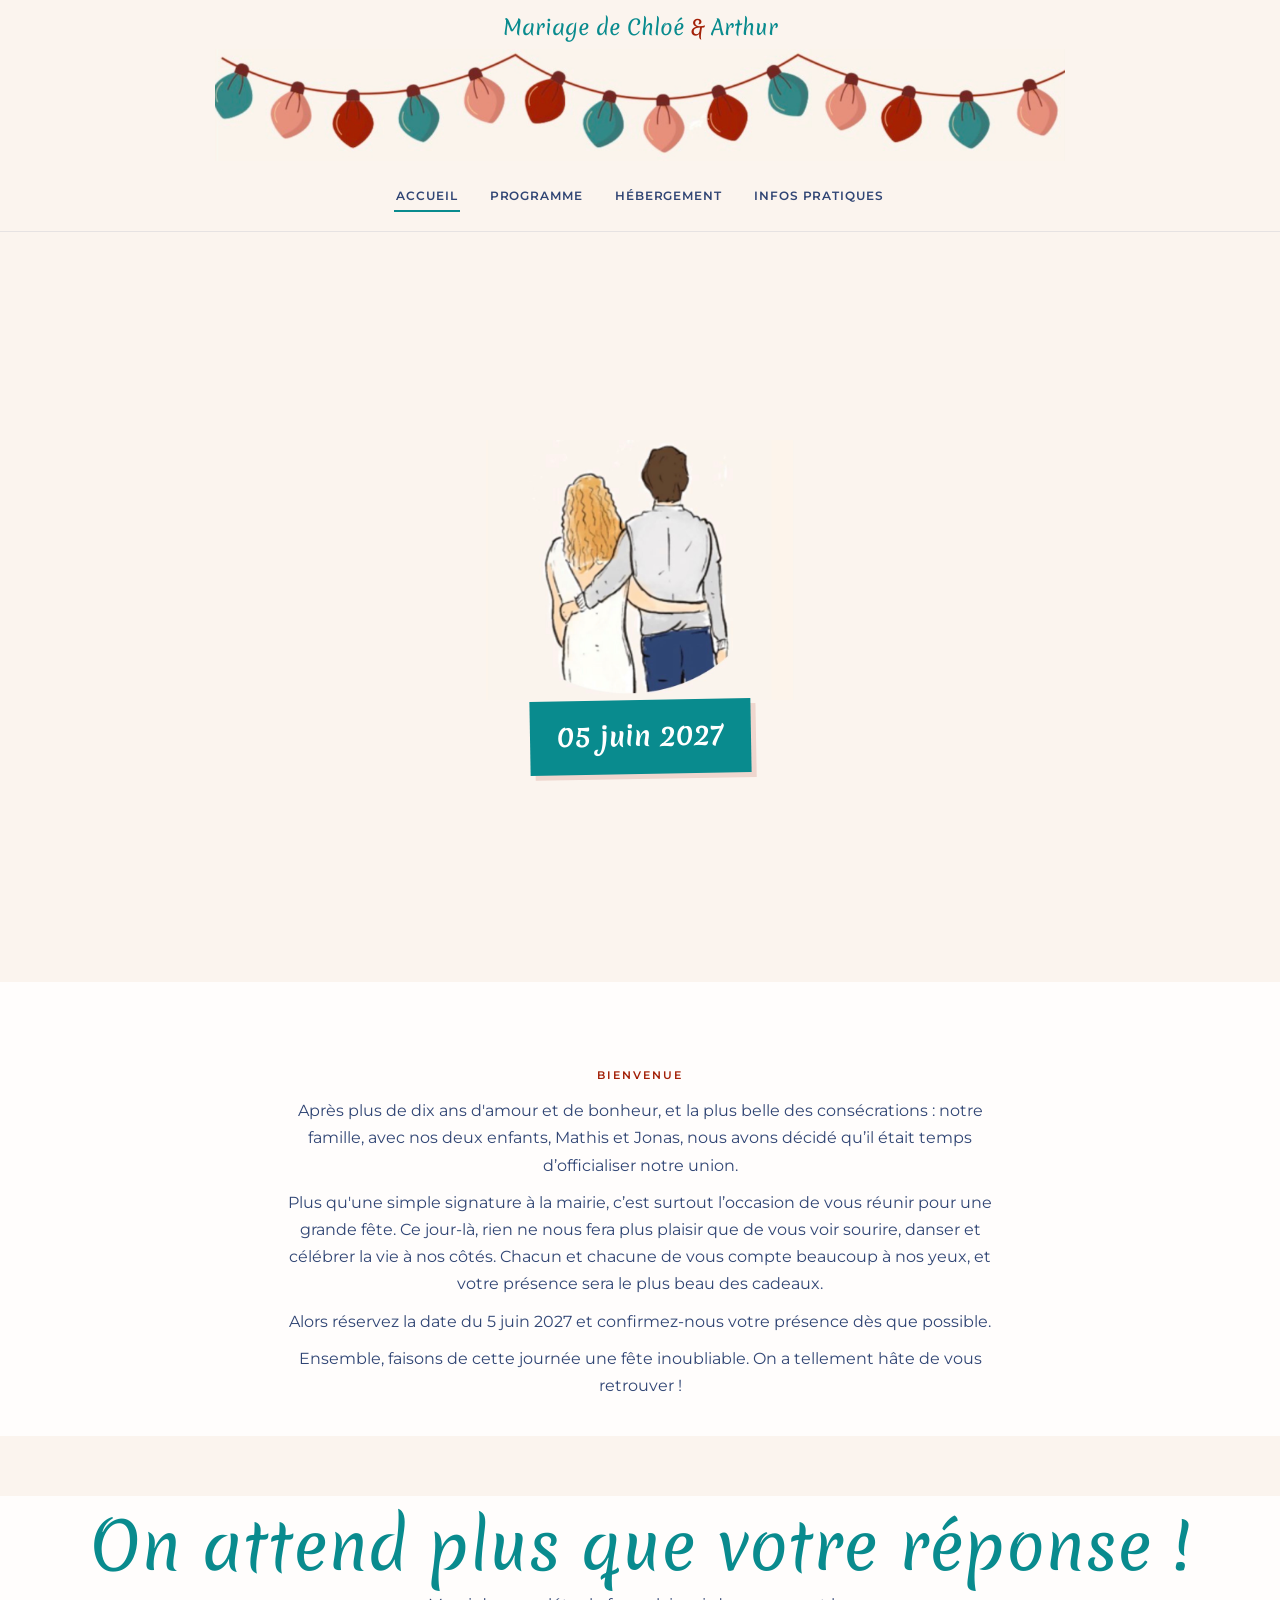
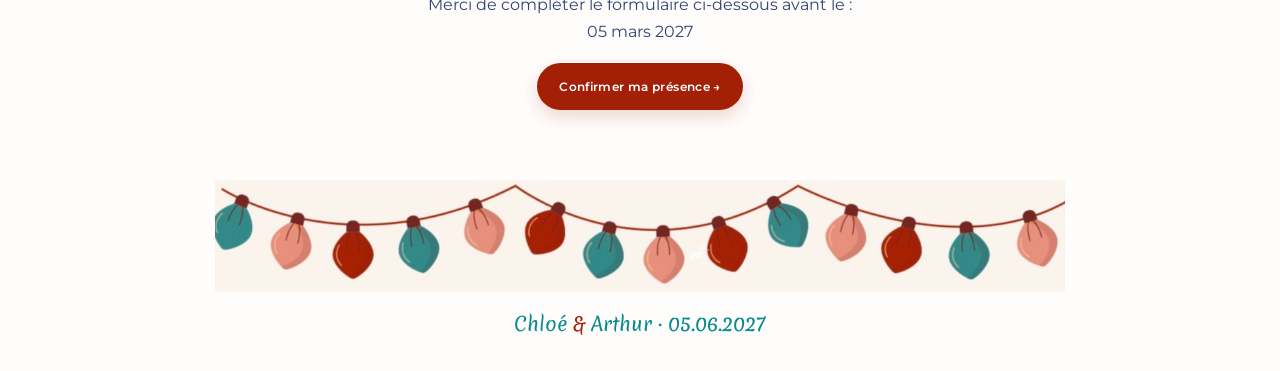
<file: index.html>
<!DOCTYPE html>
<html lang="fr">
<head>
  <meta charset="UTF-8">
  <meta name="viewport" content="width=device-width, initial-scale=1.0, viewport-fit=cover">
  <meta name="description" content="Le mariage de Chloé & Arthur — 5 juin 2027">
  <title>Chloé & Arthur — 5 juin 2027</title>
  <link rel="stylesheet" href="style.css">
</head>
<body>
<header class="site-header">
    <!-- Ligne 1 : Titre -->
    <div class="brand">
      Mariage de Chloé <span>&</span> Arthur
    </div>
  <!-- Ligne 2 : Guirlande -->
  <div class="garland">
    <img src="assets/guirlande.png" alt="Guirlande décorative">
  </div>
  <!-- Conteneur du titre + menu -->
  <nav class="nav-container">
    <!-- Bouton mobile 
    <button class="menu-toggle" type="button" aria-label="Ouvrir le menu" aria-expanded="false">☰</button>
-->
    <!-- Ligne 2 : Menu -->
    <div class="nav-links">
      <a class="active" href="index.html">Accueil</a>
      <a href="programme.html">Programme</a>
      <a href="hebergement.html">Hébergement</a>
      <a href="infos-pratiques.html">Infos pratiques</a>
    </div>
  </nav>
</header>
<main>
 
  <section class="hero">
    <img class="couple" src="assets/couple.png" alt="Illustration de Chloé et Arthur">

    <div class="date-ribbon">
      <strong>05 juin 2027</strong>
    </div>
  </section>

  <section class="intro section-white home-intro">
    <div class="content-narrow">
      <p class="eyebrow">Bienvenue</p>
      <p>Après plus de dix ans d&#39;amour et de bonheur, et la plus belle des consécrations : notre famille, avec nos deux enfants,
Mathis et Jonas, nous avons décidé qu’il était temps d’officialiser notre union.</p>
      <p>Plus qu&#39;une simple signature à la mairie, c’est surtout l’occasion de vous réunir pour une grande fête. Ce jour-là, rien ne
nous fera plus plaisir que de vous voir sourire, danser et célébrer la vie à nos côtés. Chacun et chacune de vous compte beaucoup à
nos yeux, et votre présence sera le plus beau des cadeaux.</p>
      <p>Alors réservez la date du 5 juin 2027 et confirmez-nous votre présence dès que possible.</p>
      <p>Ensemble, faisons de cette journée une fête inoubliable. On a tellement hâte de vous retrouver !</p>
   <p>&nbsp;</p>
    </div>
  </section>
   <p>&nbsp;</p>
</main>

<footer class="site-footer">
  <div class="rsvp home-rsvp">

    <h2>On attend plus que votre réponse !</h2>
    <p>Merci de compléter le formulaire ci-dessous avant le : <br>05 mars 2027</p>
    <a class="rsvp-button" data-questionnaire href="#">Confirmer ma présence →</a>
  </div>
  <img src="assets/guirlande.png" alt="Guirlande décorative">
  <p class="footer-signature">Chloé <span>&</span> Arthur · 05.06.2027</p>
</footer>

<script src="config.js"></script>
<script src="script.js"></script>
</body>
</html>
</file>
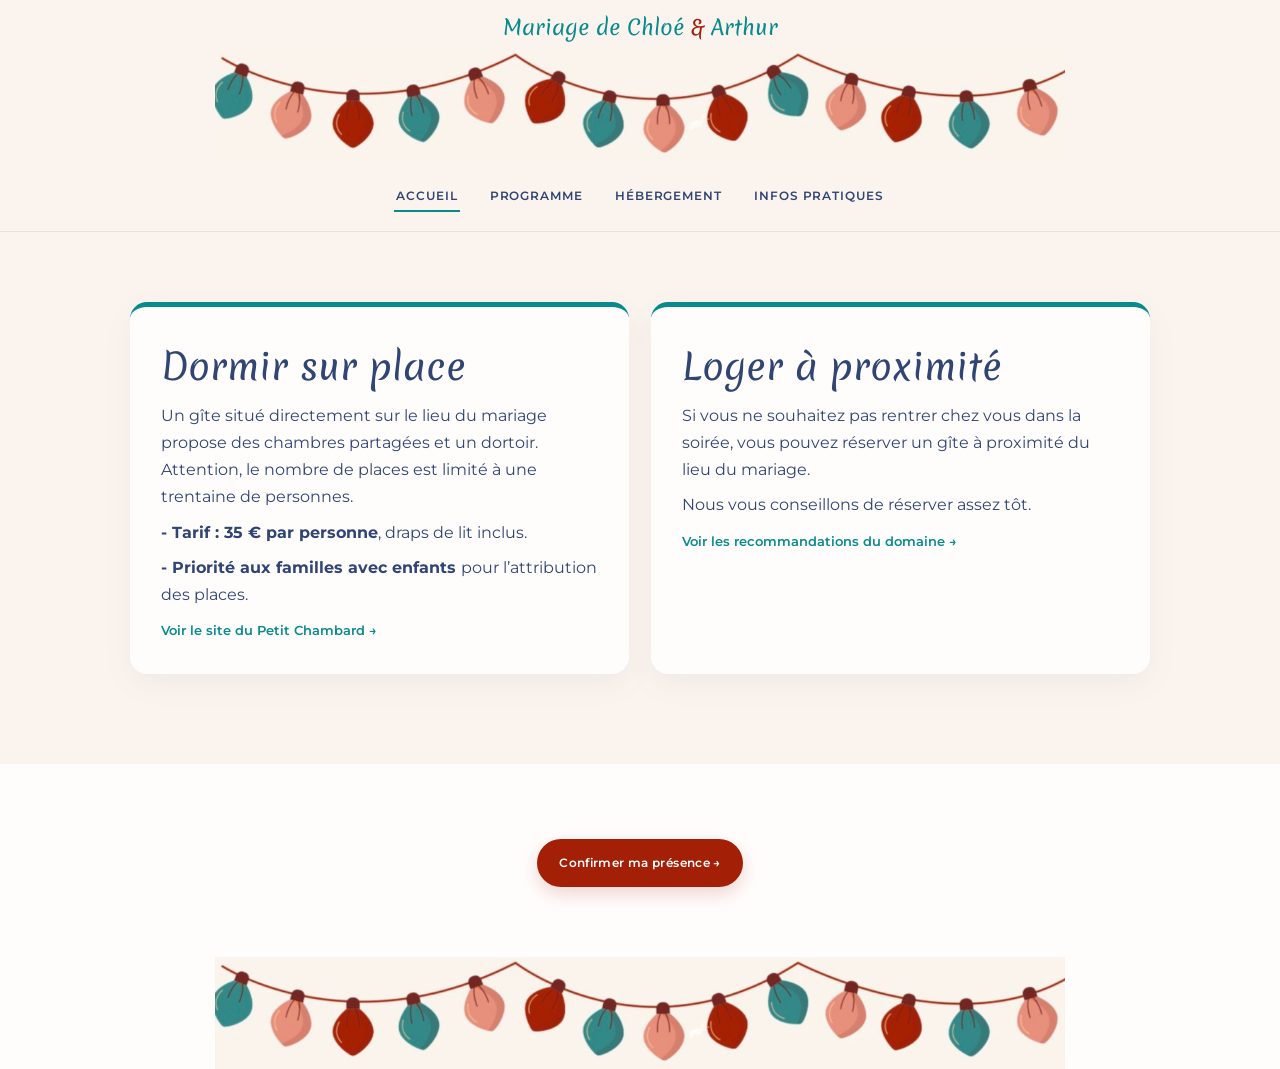
<file: hebergement.html>
<!DOCTYPE html>
<html lang="fr">
<head>
  <meta charset="UTF-8">
  <meta name="viewport" content="width=device-width, initial-scale=1.0, viewport-fit=cover">
  <meta name="description" content="Hébergement pour le mariage de Chloé & Arthur">
  <title>Hébergement — Chloé & Arthur</title>
  <link rel="stylesheet" href="style.css">
</head>
<body>
<header class="site-header">
    <!-- Ligne 1 : Titre -->
    <div class="brand">
      Mariage de Chloé <span>&</span> Arthur
    </div>
  <!-- Ligne 2 : Guirlande -->
  <div class="garland">
    <img src="assets/guirlande.png" alt="Guirlande décorative">
  </div>
  <!-- Conteneur du titre + menu -->
  <nav class="nav-container">
    <!-- Bouton mobile -->
    <button class="menu-toggle" type="button" aria-label="Ouvrir le menu" aria-expanded="false">☰</button>

    <!-- Ligne 2 : Menu -->
    <div class="nav-links">
      <a class="active" href="index.html">Accueil</a>
      <a href="programme.html">Programme</a>
      <a href="hebergement.html">Hébergement</a>
      <a href="infos-pratiques.html">Infos pratiques</a>
    </div>
  </nav>
</header>

<main>

  <section class="cards-section section-cream">
    <div class="cards">

      <article class="info-card featured">
    
        <h2>Dormir sur place</h2>
        <p>Un gîte situé directement sur le lieu du mariage propose des chambres partagées et un dortoir. Attention, le nombre de
places est limité à une trentaine de personnes.</p>
<p><b>- Tarif : 35 € par personne</b>, draps de lit inclus.</p>
<p><b>- Priorité aux familles avec enfants </b>pour l’attribution des places.</p>
        <a class="text-link" href="https://www.petitchambard.fr/" target="_blank" rel="noopener">Voir le site du Petit Chambard →</a>
      </article>

    <article class="info-card featured">
        <h2>Loger à proximité</h2>
        <p>Si vous ne souhaitez pas rentrer chez vous dans la soirée, vous pouvez réserver un gîte à proximité du lieu du
mariage.</p>
        <p>Nous vous conseillons de réserver assez tôt.</p>
        <a class="text-link" href="https://www.petitchambard.fr/" target="_blank" rel="noopener">Voir les recommandations du domaine →</a>
      </article>



    </div>

  </section>

</main>

<footer class="site-footer">
  <div class="rsvp">
    <a class="rsvp-button" data-questionnaire href="#">Confirmer ma présence →</a>
  </div>
  <img src="assets/guirlande.png" alt="Guirlande décorative">
</footer>
<script src="config.js"></script>
<script src="script.js"></script>
</body>
</html>
</file>
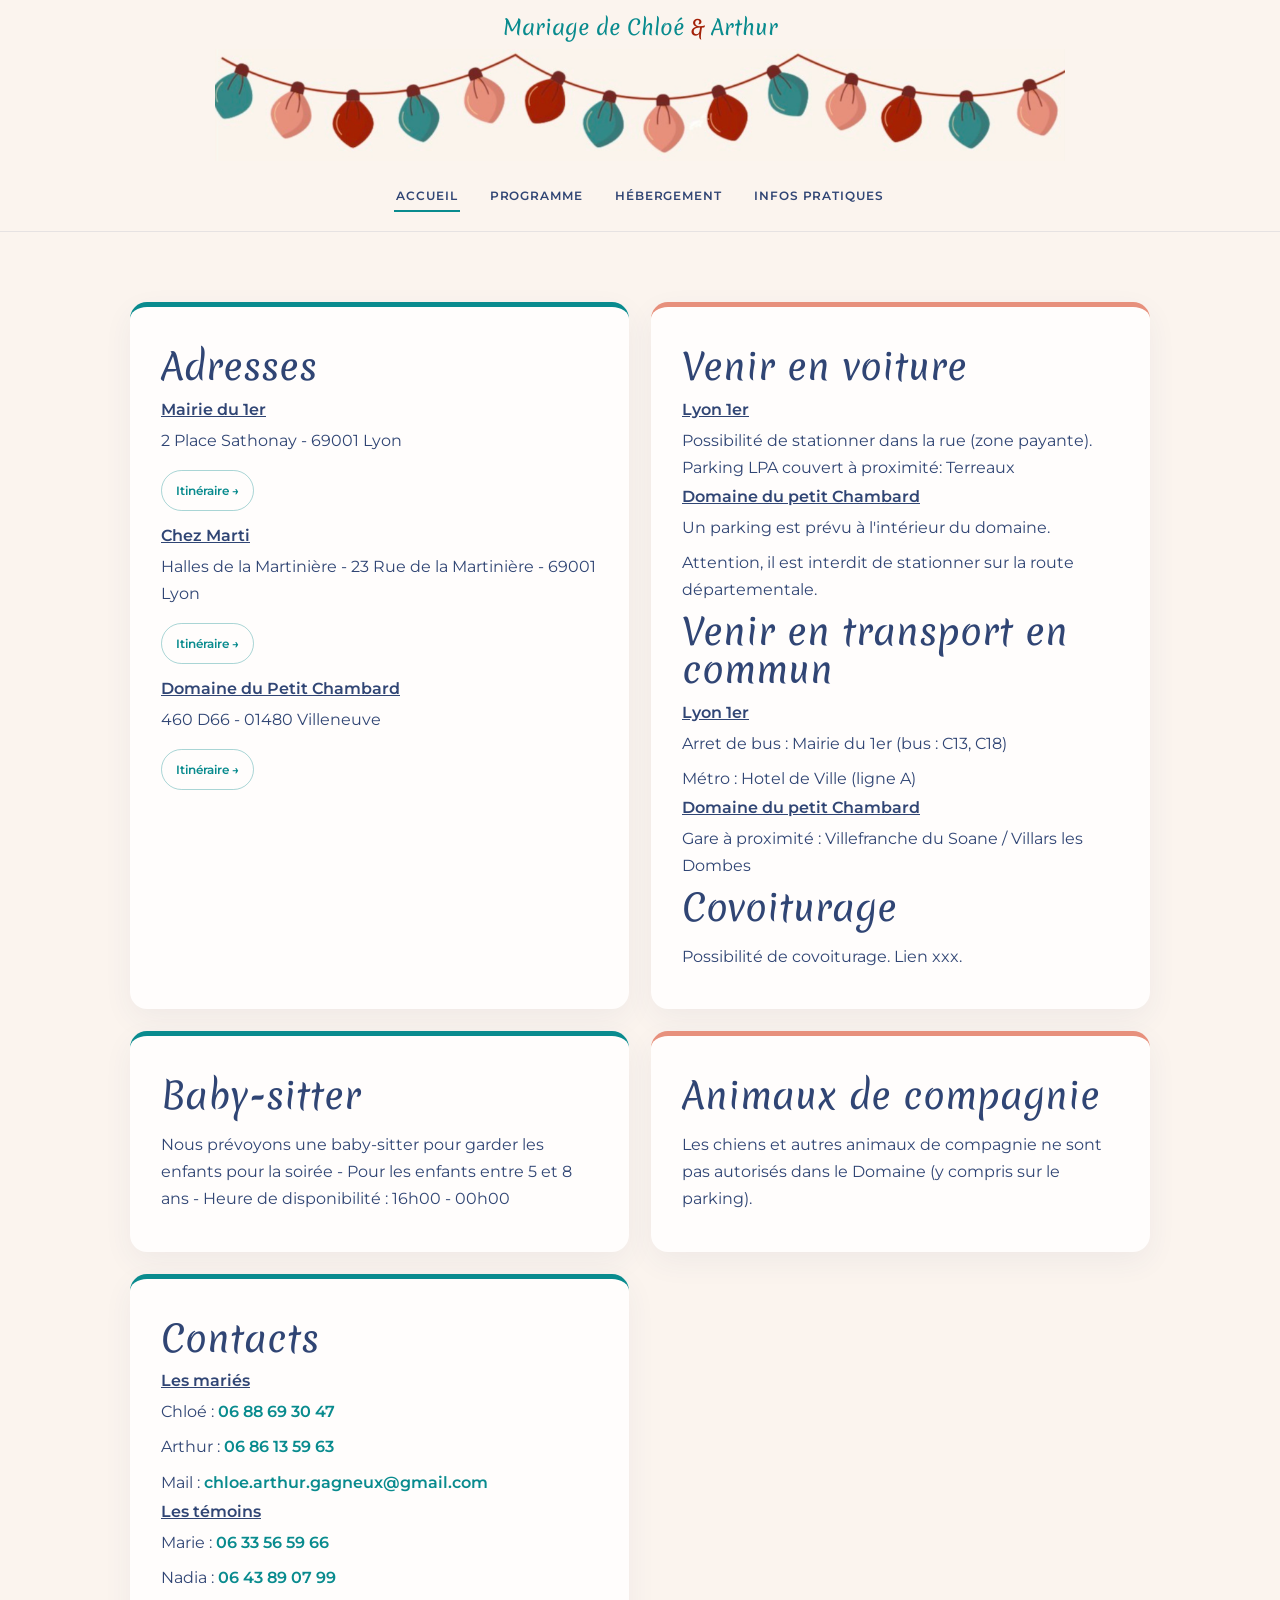
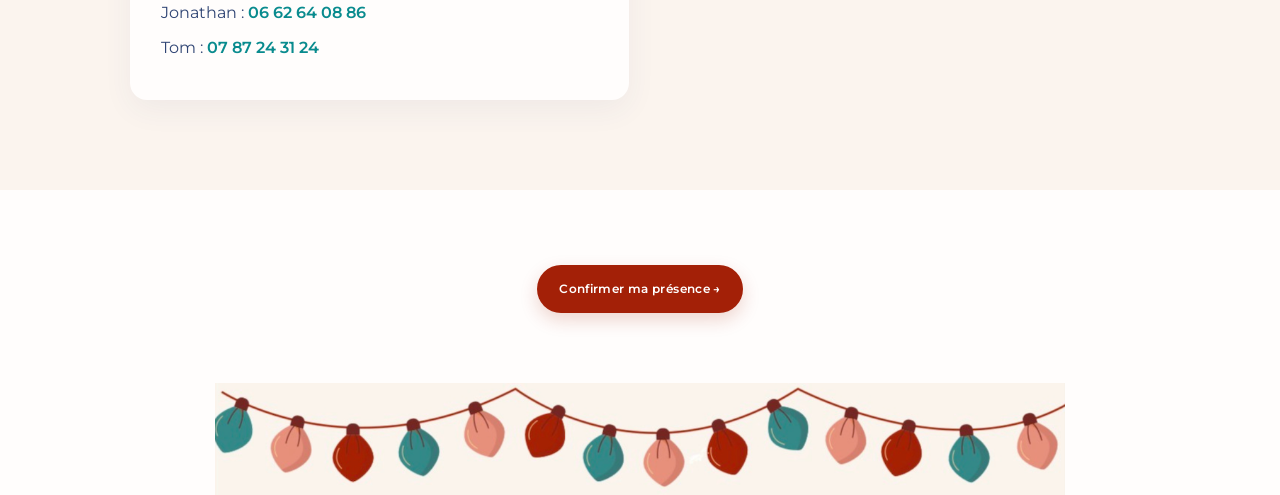
<file: infos-pratiques.html>
<!DOCTYPE html>
<html lang="fr">
<head>
  <meta charset="UTF-8">
  <meta name="viewport" content="width=device-width, initial-scale=1.0, viewport-fit=cover">
  <meta name="description" content="Infos pratiques du mariage de Chloé & Arthur">
  <title>Infos pratiques — Chloé & Arthur</title>
  <link rel="stylesheet" href="style.css">
</head>
<body>
<header class="site-header">
    <!-- Ligne 1 : Titre -->
    <div class="brand">
      Mariage de Chloé <span>&</span> Arthur
    </div>
  <!-- Ligne 2 : Guirlande -->
  <div class="garland">
    <img src="assets/guirlande.png" alt="Guirlande décorative">
  </div>
  <!-- Conteneur du titre + menu -->
  <nav class="nav-container">
    <!-- Bouton mobile -->
    <button class="menu-toggle" type="button" aria-label="Ouvrir le menu" aria-expanded="false">☰</button>

    <!-- Ligne 2 : Menu -->
    <div class="nav-links">
      <a class="active" href="index.html">Accueil</a>
      <a href="programme.html">Programme</a>
      <a href="hebergement.html">Hébergement</a>
      <a href="infos-pratiques.html">Infos pratiques</a>
    </div>
  </nav>
</header>

<main>

  <section class="cards-section section-cream">
    <div class="cards">
      <article class="info-card featured">
        <h2>Adresses</h2>
         <h3><u>Mairie du 1er</u></h3>
        <p>2 Place Sathonay - 69001 Lyon</p>
        <a class="button" href="https://www.google.com/maps/search/?api=1&query=2+Place+Sathonay+69001+Lyon" target="_blank" rel="noopener">Itinéraire →</a>
       <h3><br><u>Chez Marti</u></h3>
        <p>Halles de la Martinière - 23 Rue de la Martinière - 69001 Lyon</p>
        <a class="button" href="https://www.google.com/maps/search/?api=1&query=23+rue+martinière+69001+Lyon" target="_blank" rel="noopener">Itinéraire →</a>
        <h3><br><u>Domaine du Petit Chambard</u></h3>
        <p>460 D66 - 01480 Villeneuve</p>

        <a class="button" href="https://www.google.com/maps/search/?api=1&query=460+D66+01480+Villeneuve" target="_blank" rel="noopener">Itinéraire →</a>
   
      </article>


      <article class="info-card warning">
        <h2>Venir en voiture</h2>
              <h3><u>Lyon 1er</u></h3>
        <p>Possibilité de stationner dans la rue (zone payante). Parking LPA couvert à proximité: Terreaux </p>
                      <h3><u>Domaine du petit Chambard</u></h3>
             <p>Un parking est prévu à l'intérieur du domaine.</p>
        <p>Attention, il est interdit de stationner sur la route départementale.</p>
            <h2>Venir en transport en commun</h2>
              <h3><u>Lyon 1er</u></h3>
        <p>Arret de bus : Mairie du 1er (bus : C13, C18)</p>
       <p> Métro : Hotel de Ville (ligne A)</p>
          <h3><u>Domaine du petit Chambard</u></h3>
             <p>Gare à proximité : Villefranche du Soane / Villars les Dombes</p>
              <h2>Covoiturage</h2>
<p>Possibilité de covoiturage. Lien xxx.</p>
      </article>

      <article class="info-card featured">

        <h2>Baby-sitter</h2>
        <p>Nous prévoyons une baby-sitter pour garder les enfants pour la soirée - Pour les enfants entre 5 et 8 ans - Heure de disponibilité : 16h00 - 00h00</p>
      </article>

      <article class="info-card warning">
        <h2>Animaux de compagnie</h2>
        <p>Les chiens et autres animaux de compagnie ne sont pas autorisés dans le Domaine (y compris sur le parking).</p>
      </article>

      <article class="info-card featured">
 
        <h2>Contacts</h2>
             <h3><u>Les mariés</u></h3>
        <p>Chloé : <a class="phone" href="tel:0688693047">06 88 69 30 47</a></p>
        <p>Arthur : <a class="phone" href="tel:0686135963">06 86 13 59 63</a></p>
        <p>Mail : <a class="phone" href="mailto:chloe.arthur.gagneux@gmail.com?subject=Question%20pour%20le%20mariage">chloe.arthur.gagneux@gmail.com</a></p>
      <h3><u>Les témoins</u></h3>
        <p>Marie : <a class="phone" href="tel:0633565966">06 33 56 59 66</a></p>
        <p>Nadia : <a class="phone" href="tel:0643890799">06 43 89 07 99</a></p>
        <p>Jonathan : <a class="phone" href="tel:0662640886">06 62 64 08 86</a></p>
        <p>Tom : <a class="phone" href="tel:0787243124">07 87 24 31 24</a></p>
        
      </article>

    </div>
  </section>
</main>

<footer class="site-footer">
  <div class="rsvp">
    <a class="rsvp-button" data-questionnaire href="#">Confirmer ma présence →</a>
  </div>
  <img src="assets/guirlande.png" alt="Guirlande décorative">
</footer>
<script src="config.js"></script>
<script src="script.js"></script>
</body>
</html>
</file>
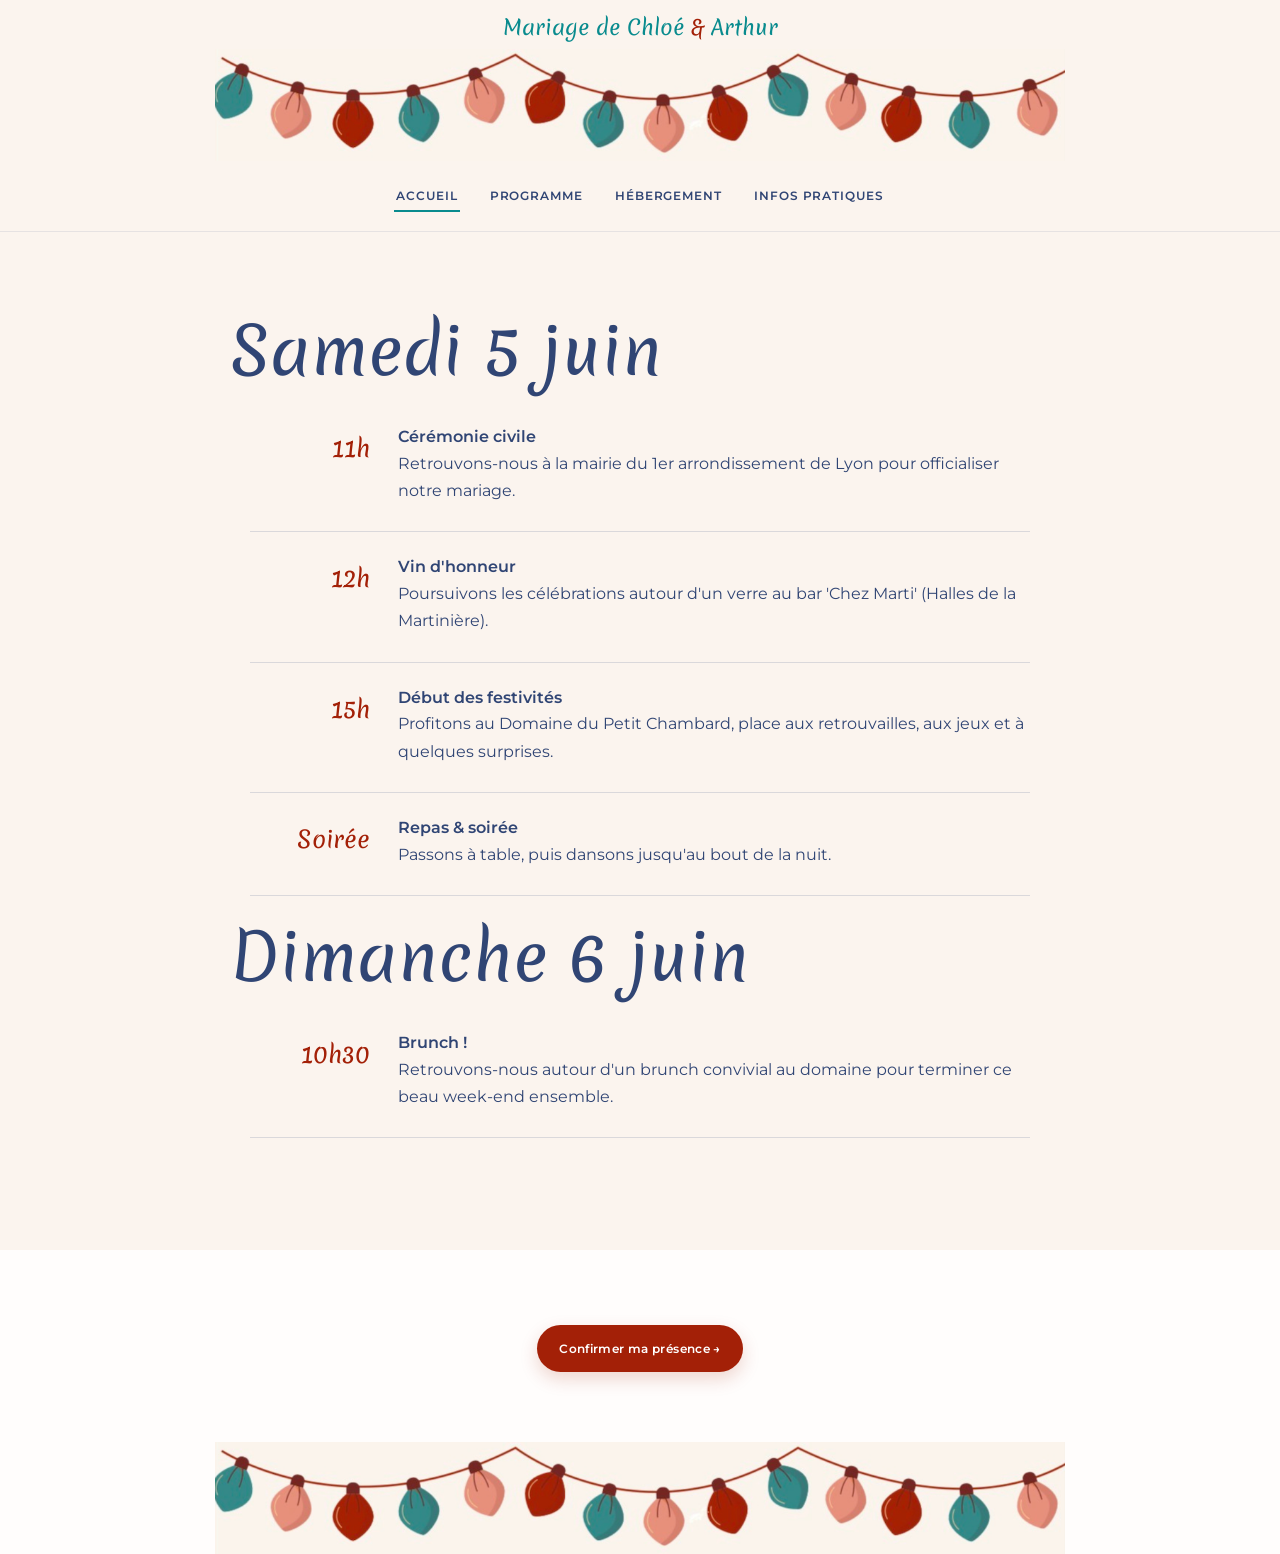
<file: programme.html>
<!DOCTYPE html>
<html lang="fr">
<head>
  <meta charset="UTF-8">
  <meta name="viewport" content="width=device-width, initial-scale=1.0, viewport-fit=cover">
  <meta name="description" content="Infos pratiques du mariage de Chloé & Arthur">
  <title>Programme — Chloé & Arthur</title>
  <link rel="stylesheet" href="style.css">
</head>
<body>
<header class="site-header">
    <!-- Ligne 1 : Titre -->
    <div class="brand">
      Mariage de Chloé <span>&</span> Arthur
    </div>
  <!-- Ligne 2 : Guirlande -->
  <div class="garland">
    <img src="assets/guirlande.png" alt="Guirlande décorative">
  </div>
  <!-- Conteneur du titre + menu -->
  <nav class="nav-container">
    <!-- Bouton mobile -->
    <button class="menu-toggle" type="button" aria-label="Ouvrir le menu" aria-expanded="false">☰</button>

    <!-- Ligne 2 : Menu -->
    <div class="nav-links">
      <a class="active" href="index.html">Accueil</a>
      <a href="programme.html">Programme</a>
      <a href="hebergement.html">Hébergement</a>
      <a href="infos-pratiques.html">Infos pratiques</a>
    </div>
  </nav>
</header>

<main>

  <section class="programme section-cream" id="programme">
    <div class="content-narrow">
      <h2>Samedi 5 juin</h2>
      
      <div class="timeline">
        <article class="event">
          <time>11h</time>
          <div class="event-body">
            <h3>Cérémonie civile</h3>
            <p>Retrouvons-nous à la mairie du 1er arrondissement de Lyon pour officialiser notre mariage.</p>
          </div>
        </article>

        <article class="event">
          <time>12h</time>
          <div class="event-body">
            <h3>Vin d'honneur</h3>
            <p>Poursuivons les célébrations autour d'un verre au bar 'Chez Marti' (Halles de la Martinière).</p>
          </div>
        </article>

        <article class="event">
          <time>15h</time>
          <div class="event-body">
            <h3>Début des festivités </h3>
            <p>Profitons au Domaine du Petit Chambard, place aux retrouvailles, aux jeux et à quelques surprises.</p>
          </div>
        </article>


        <article class="event">
          <time>Soirée</time>
          <div class="event-body">
            <h3>Repas & soirée</h3>
            <p>Passons à table, puis dansons jusqu'au bout de la nuit.</p>
          </div>
        </article>
      </div>


 <div class="content-narrow">
      <h2>Dimanche 6 juin</h2>
      <div class="timeline">
        <article class="event">
          <time>10h30</time>
          <div class="event-body">
            <h3>Brunch !</h3>
            <p>Retrouvons-nous autour d'un brunch convivial au domaine pour terminer ce beau week-end ensemble.</p>
          </div>
        </article>
      </div>
    </div>
  </section>

</main>

<footer class="site-footer">
  <div class="rsvp">
    <a class="rsvp-button" data-questionnaire href="#">Confirmer ma présence →</a>
  </div>
  <img src="assets/guirlande.png" alt="Guirlande décorative">

</footer>
<script src="config.js"></script>
<script src="script.js"></script>
</body>
</html>
</file>
<file: style.css>
/* ============================================================
   CHLOÉ & ARTHUR — SITE DE MARIAGE
   Palette fournie
   ============================================================ */

@import url('https://fonts.googleapis.com/css2?family=Merienda:wght@400;500;600;700&family=Montserrat:wght@400;500;600&display=swap');

:root {
  --cream: #FBF4EE;
  --teal: #098B8E;
  --red: #A32007;
  --pink: #E7907C;
  --blue: #304574;
  --grey: #EEECED;
  --white: #FFFDFC;

  --title-font: "Merienda", cursive;
  --body-font: "Montserrat", Arial, sans-serif;
}

* { box-sizing: border-box; }
html { scroll-behavior: smooth; }
body {
  margin: 0;
  background: var(--cream);
  color: var(--blue);
  font-family: var(--body-font);
  line-height: 1.7;
  -webkit-text-size-adjust: 100%;
}
img { max-width: 100%; }
a { color: inherit; }

/* MENU FIXE */
.site-header {
  position: sticky;
  top: 0;
  z-index: 50;
  background: rgba(251,244,238,.97);
  backdrop-filter: blur(12px);
  border-bottom: 1px solid rgba(48,69,116,.10);
}
.nav-container {
  width: min(1050px, calc(100% - 30px));
  min-height: 70px;
  margin: auto;
  display: flex;
  align-items: center;
  justify-content: space-between;
  gap: 20px;
}
.brand {
  display: block;
  padding: 14px 12px 8px;
  color: var(--teal);
  text-decoration: none;
  text-align: center;
  font-family: var(--title-font);
  font-size: 1.3rem;
  line-height: 1.3;
}
.brand span, h1 span, .footer-signature span { color: var(--red); }
.nav-links { width: 100%; display: flex; justify-content: center; gap: 28px; align-items: center; }
.nav-links a {
  display: block;
  text-decoration: none;
  text-transform: uppercase;
  letter-spacing: .08em;
  font-size: .72rem;
  font-weight: 600;
  line-height: 1.4;
  padding: 10px 2px;
  position: relative;
}
.nav-links a::after {
  content: "";
  position: absolute;
  left: 0;
  right: 100%;
  bottom: 2px;
  height: 2px;
  background: var(--teal);
  transition: right .2s ease;
}
.nav-links a:hover::after,
.nav-links a.active::after { right: 0; }
.menu-toggle {
  display: none;
  border: 0;
  background: transparent;
  color: var(--blue);
  font-size: 1.45rem;
  padding: 8px;
}

/* GUIRLANDE */
.garland {
  width: 100%;
  height: 112px;
  overflow: hidden;
  background: var(--cream);
  display: flex;
  align-items: center;
  justify-content: center;
}
.garland img {
  width: 70%;
  height: auto;
  max-height: 100%;
  display: block;
  object-fit: contain;
}

/* TYPOGRAPHIE */
h1, h2, h3 { font-family: var(--title-font); font-weight: 400; line-height: 1.05; }
h1 { color: var(--teal); font-size: clamp(4rem, 9vw, 7rem); margin: 8px 0 28px; }
h2 { font-size: clamp(2.3rem, 5vw, 4rem); margin: 0 0 22px; }
h3 { font-family: var(--body-font); font-size: 1rem; font-weight: 600; margin: 0 0 4px; }
.eyebrow {
  margin: 0 0 12px;
  color: var(--red);
  text-transform: uppercase;
  letter-spacing: .18em;
  font-size: .67rem;
  font-weight: 600;
}
.eyebrow.light { color: white; }

/* ACCUEIL */
.hero {
  min-height: calc(100vh - 150px);
  padding: 20px 18px 20px;
  text-align: center;
  display: flex;
  flex-direction: column;
  justify-content: center;
  align-items: center;
}
.save-date {
  color: var(--red);
  font-family: var(--title-font);
  font-size: clamp(1.8rem, 4vw, 3rem);
  margin: 0 0 10px;
}
.couple {
  display: block;
  width: min(308px, 58vw);
  margin: 0 auto;
}
.date-ribbon {
  display: inline-flex;
  flex-direction: column;
  align-items: center;
  background: var(--teal);
  color: white;
  padding: 13px 27px 15px;
  transform: rotate(-1deg);
  box-shadow: 5px 5px 0 rgba(163,32,7,.14);
}
.date-ribbon strong { font-family: var(--title-font); font-size: 1.7rem; }
.date-ribbon span { font-size: .75rem; }

.section-white { background: var(--white); }
.section-cream { background: var(--cream); }
.section-white, .section-cream { padding: 85px 20px; }
.content-narrow { width: min(820px, 100%); margin: auto; }
.intro { text-align: center; }
.intro .content-narrow > p:not(.eyebrow) { max-width: 710px; margin: 10px auto; }
.home-intro.section-white { padding-bottom: 0; }

.programme h2 { margin-bottom: 45px; }
.timeline { width: min(780px, 100%); margin: auto; }
.event {
  display: grid;
  grid-template-columns: 120px 1fr;
  gap: 28px;
  padding: 0 0 27px;
  margin: 0 0 27px;
  border-bottom: 1px solid rgba(48,69,116,.16);
}
.event time {
  color: var(--red);
  font-family: var(--title-font);
  font-size: 1.45rem;
  text-align: right;
}
.event-body p { margin: 0; }
.event-body a, .text-link {
  color: var(--teal);
  text-decoration: none;
  font-size: .83rem;
  font-weight: 600;
}
.sunday-card {
  margin: 50px auto 0;
  max-width: 780px;
  padding: 42px 24px;
  background: var(--teal);
  color: white;
  border-radius: 18px;
  text-align: center;
}
.sunday-card h2 { color: white; }
.sunday-card p:last-child { margin-bottom: 0; }

/* PAGES INTERIEURES */
.page-title { text-align: center; padding: 65px 20px 70px; }
.page-title h1 { margin: 0 0 15px; }
.page-title > p:last-child { max-width: 680px; margin: auto; }
.cards-section { padding: 70px 18px 90px; }
.cards {
  width: min(1020px, 100%);
  margin: auto;
  display: grid;
  grid-template-columns: repeat(2, minmax(0, 1fr));
  gap: 22px;
}
.info-card {
  background: var(--white);
  border-radius: 17px;
  padding: 31px;
  box-shadow: 0 10px 30px rgba(48,69,116,.06);
}
.info-card.featured { border-top: 5px solid var(--teal); }
.info-card.warning { border-top: 5px solid var(--pink); }
.card-number {
  color: var(--pink);
  font-size: .66rem;
  letter-spacing: .15em;
  font-weight: 600;
}
.info-card h2 { font-size: 2.25rem; margin: 10px 0 16px; }
.info-card p { margin: 8px 0; }
.note {
  margin-top: 18px;
  background: var(--grey);
  border-radius: 10px;
  padding: 12px 15px;
  font-size: .85rem;
}
.button {
  display: inline-block;
  margin-top: 8px;
  padding: 9px 14px;
  border: 1px solid rgba(9,139,142,.35);
  border-radius: 999px;
  color: var(--teal);
  text-decoration: none;
  font-size: .78rem;
  font-weight: 600;
}
.phone { color: var(--teal); text-decoration: none; font-weight: 600; }
.muted { color: rgba(48,69,116,.65); font-size: .82rem; }

/* BAS DE PAGE / RSVP */
.site-footer { background: var(--white); text-align: center; overflow: hidden; }
.rsvp { padding: 75px 20px 70px; }
.site-footer .home-rsvp { padding-top: 16px; }
.rsvp-illustration {
  display: block;
  width: min(340px, 80vw);
  height: auto;
  margin: 0 auto 24px;
}
.rsvp h2 { color: var(--teal); margin-bottom: 12px; }
.rsvp p:not(.eyebrow) { margin: 4px 0 18px; }
.rsvp-button {
  display: inline-block;
  background: var(--red);
  color: white;
  text-decoration: none;
  padding: 13px 22px;
  border-radius: 999px;
  font-size: .78rem;
  font-weight: 600;
  letter-spacing: .03em;
  box-shadow: 0 7px 18px rgba(163,32,7,.18);
}
.site-footer > img {
  display: block;
  width: 70%;
  height: auto;
  max-height: 112px;
  margin: 0 auto;
  object-fit: contain;
  object-position: center top;
}
.footer-signature {
  margin: 0;
  padding: 16px 15px 30px;
  color: var(--teal);
  font-family: var(--title-font);
  font-size: 1.2rem;
}

/* MOBILE */
@media (max-width: 600px) {
  .nav-container {
    min-height: 62px;
    width: 100%;
  }

  .brand {
    padding: 12px 10px 8px;
  }

  .menu-toggle {
    display: none;
  }

  .nav-links {
    width: min(100% - 16px, 360px);
    margin: 0 auto;
    display: grid;
    grid-template-columns: repeat(4, minmax(0, 1fr));
    align-items: stretch;
    column-gap: 0;
  }

  .nav-links a {
    display: flex;
    min-height: 42px;
    align-items: center;
    justify-content: center;
    padding: 8px 1px;
    text-align: center;
    font-size: .58rem;
    letter-spacing: 0;
    line-height: 1.2;
    text-transform: none;
    white-space: nowrap;
  }

  .nav-links a { border-bottom: 0; }

  .garland { height: 70px; }
  .garland img {
    width: 100%;
    height: 100%;
    max-height: none;
    object-fit: cover;
    object-position: center top;
  }
  .hero { min-height: auto; padding: 24px 14px 32px; }
  .save-date { font-size: 1.75rem; }
  .couple { width: min(273px, 62vw); }
  h1 { font-size: clamp(3.45rem, 16vw, 5.4rem); margin: 4px 0 22px; }
  .date-ribbon { max-width: 94%; padding: 11px 18px 13px; }
  .date-ribbon strong { font-size: 1.45rem; }
  .date-ribbon span { font-size: .64rem; }

  .section-white, .section-cream { padding: 60px 16px; }
  .intro h2 { font-size: 1.65rem; }
  .programme h2 { margin-bottom: 38px; }
  .event { grid-template-columns: 72px 1fr; gap: 15px; padding-bottom: 22px; margin-bottom: 22px; }
  .event time { font-size: 1.08rem; }
  .event-body h3 { font-size: .91rem; }
  .event-body p, .event-body a { font-size: .82rem; }
  .sunday-card { margin-top: 38px; padding: 34px 20px; }
  .sunday-card h2 { font-size: 2.4rem; }

  .page-title { padding: 44px 18px 52px; }
  .page-title h1 { font-size: clamp(3.5rem, 15vw, 5.3rem); }
  .cards-section { padding: 45px 16px 65px; }
  .cards { grid-template-columns: 1fr; gap: 18px; }
  .info-card { padding: 26px; }
  .info-card h2 { font-size: 2.05rem; }
  .rsvp { padding: 58px 18px 55px; }
  .rsvp h2 { font-size: 2.0rem; }
  .site-footer > img {
    width: 100%;
    height: 70px;
    max-height: none;
    margin: 0;
    object-fit: cover;
  }
}

@media (prefers-reduced-motion: reduce) {
  html { scroll-behavior: auto; }
  * { transition: none !important; }
}
</file>
